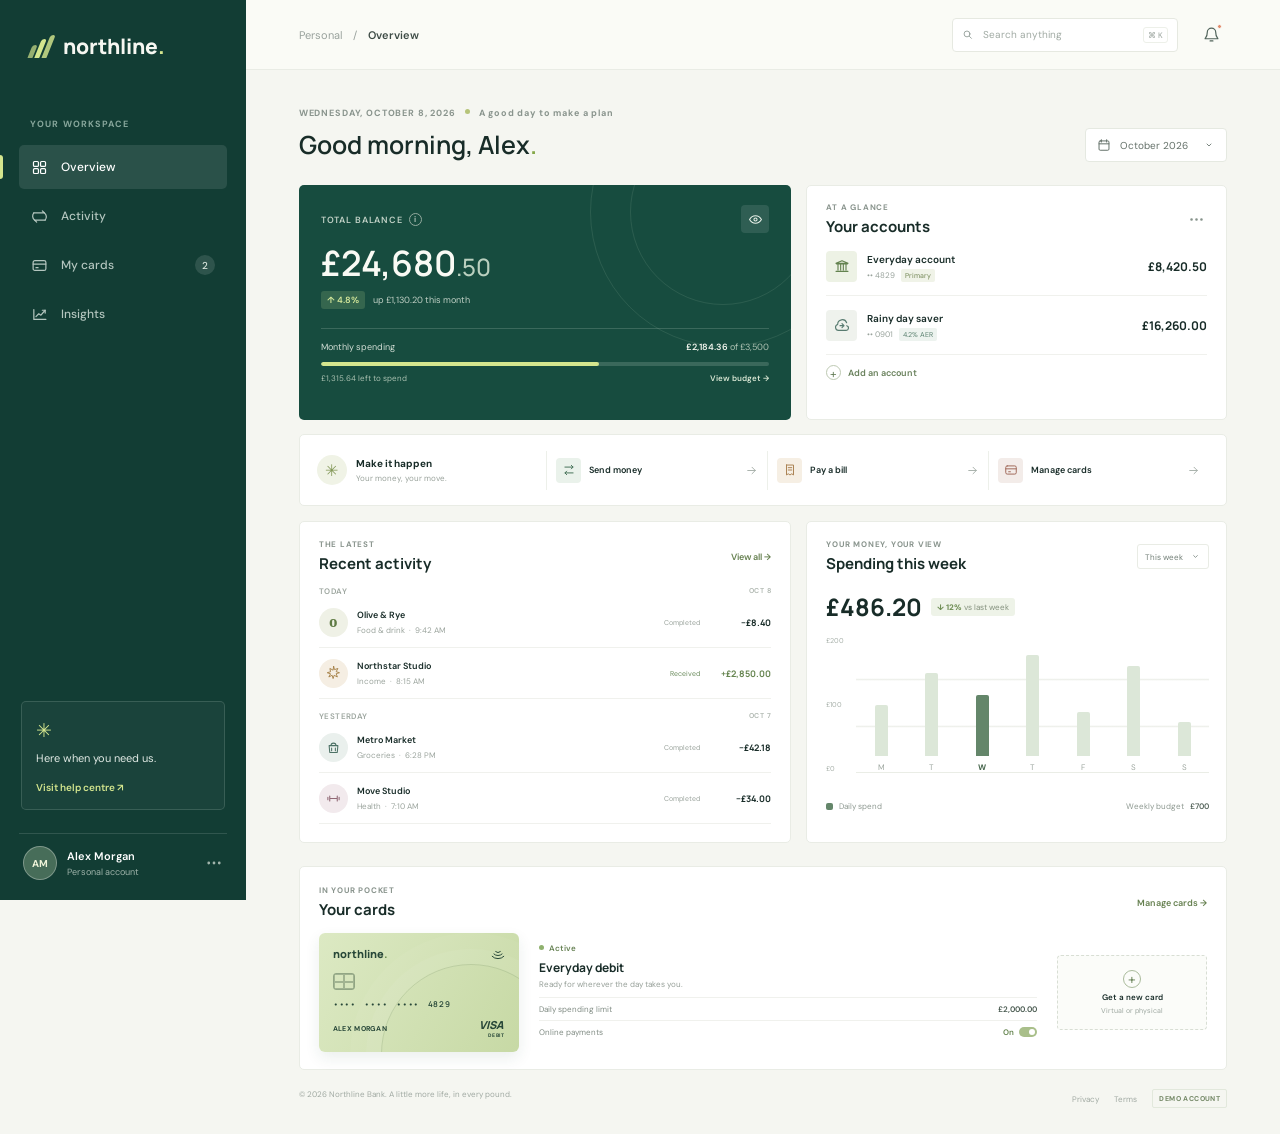
<file: index.html>
<!doctype html>
<html lang="en">
<head>
	<meta charset="utf-8">
	<meta name="viewport" content="width=device-width, initial-scale=1">
	<meta name="theme-color" content="#f5f6f1">
	<title>Northline | Your money, in motion</title>
	<link rel="preconnect" href="https://fonts.googleapis.com">
	<link rel="preconnect" href="https://fonts.gstatic.com" crossorigin>
	<link href="https://fonts.googleapis.com/css2?family=DM+Sans:wght@400;500;600;700&family=Manrope:wght@400;500;600;700;800&display=swap" rel="stylesheet">
	<link rel="stylesheet" href="style.css">
</head>
<body>
	<div class="app-shell">
		<aside class="sidebar" aria-label="Main navigation">
			<a class="brand" href="#overview" aria-label="Northline home">
				<span class="brand-mark" aria-hidden="true"><span></span><span></span><span></span></span>
				<span>northline<span class="brand-period">.</span></span>
			</a>

			<div class="workspace-label">YOUR WORKSPACE</div>
			<nav class="primary-nav">
				<a class="nav-link is-active" href="#overview">
					<svg viewBox="0 0 24 24" aria-hidden="true"><rect x="3.5" y="3.5" width="7" height="7" rx="1.5"/><rect x="13.5" y="3.5" width="7" height="7" rx="1.5"/><rect x="3.5" y="13.5" width="7" height="7" rx="1.5"/><rect x="13.5" y="13.5" width="7" height="7" rx="1.5"/></svg>
					Overview
				</a>
				<a class="nav-link" href="#activity">
					<svg viewBox="0 0 24 24" aria-hidden="true"><path d="M4 7h15l-3-3M20 17H5l3 3"/><path d="M19 7a7 7 0 0 1 1 10M5 17A7 7 0 0 1 4 7"/></svg>
					Activity
				</a>
				<a class="nav-link" href="./otherhtml/he.html">
					<svg viewBox="0 0 24 24" aria-hidden="true"><rect x="3" y="5" width="18" height="14" rx="2.5"/><path d="M3 10h18M7 15h3"/></svg>
					My cards
					<span class="nav-count">2</span>
				</a>
				<a class="nav-link" href="./otherhtml/she.html">
					<svg viewBox="0 0 24 24" aria-hidden="true"><path d="M4 19V5M4 19h17"/><path d="m7 15 4-4 3 2 6-7"/><path d="M16 6h4v4"/></svg>
					Insights
				</a>
			</nav>

			<div class="sidebar-bottom">
				<div class="help-card">
					<span class="help-spark" aria-hidden="true">✳</span>
					<p>Here when you need us.</p>
					<a href="mailto:hello@northline.example">Visit help centre <span aria-hidden="true">↗</span></a>
				</div>
				<button class="profile-button" type="button" aria-label="Account settings for Alex Morgan">
					<span class="avatar">AM</span>
					<span class="profile-copy"><strong>Alex Morgan</strong><small>Personal account</small></span>
					<svg class="profile-more" viewBox="0 0 24 24" aria-hidden="true"><circle cx="5" cy="12" r="1"/><circle cx="12" cy="12" r="1"/><circle cx="19" cy="12" r="1"/></svg>
				</button>
			</div>
		</aside>

		<main class="main-content" id="overview">
			<header class="topbar">
				<div class="breadcrumb"><span>Personal</span><span aria-hidden="true">/</span><strong>Overview</strong></div>
				<div class="topbar-actions">
					<label class="search-box">
						<svg viewBox="0 0 24 24" aria-hidden="true"><circle cx="10.8" cy="10.8" r="6.3"/><path d="m16 16 4.3 4.3"/></svg>
						<input id="transaction-search" type="search" placeholder="Search anything" aria-label="Search transactions">
						<kbd>⌘ K</kbd>
					</label>
					<button class="icon-button notification-button" type="button" aria-label="Notifications">
						<svg viewBox="0 0 24 24" aria-hidden="true"><path d="M18 9a6 6 0 0 0-12 0c0 7-3 7-3 9h18c0-2-3-2-3-9"/><path d="M10 21h4"/></svg>
						<span class="notification-dot"></span>
					</button>
					<button class="mobile-menu icon-button" type="button" aria-label="Open navigation">
						<svg viewBox="0 0 24 24" aria-hidden="true"><path d="M4 7h16M4 12h16M4 17h16"/></svg>
					</button>
				</div>
			</header>

			<div class="page-content">
				<section class="welcome-row" aria-labelledby="welcome-title">
					<div>
						<p class="eyebrow">WEDNESDAY, OCTOBER 8, 2026 <span class="weather-dot"></span> A good day to make a plan</p>
						<h1 id="welcome-title">Good morning, Alex<span class="title-period">.</span></h1>
					</div>
					<button class="date-button" type="button">
						<svg viewBox="0 0 24 24" aria-hidden="true"><rect x="3.5" y="5" width="17" height="16" rx="2"/><path d="M7.5 3v4M16.5 3v4M3.5 10h17"/></svg>
						<span>October 2026</span>
						<svg class="chevron" viewBox="0 0 24 24" aria-hidden="true"><path d="m8 10 4 4 4-4"/></svg>
					</button>
				</section>

				<section class="overview-grid" aria-label="Financial overview">
					<article class="balance-panel">
						<div class="balance-topline">
							<span class="balance-label">TOTAL BALANCE <span class="balance-info" title="Across your Northline accounts">i</span></span>
							<button class="visibility-button" type="button" aria-label="Hide balance" aria-pressed="false">
								<svg viewBox="0 0 24 24" aria-hidden="true"><path d="M2.5 12s3.4-6 9.5-6 9.5 6 9.5 6-3.4 6-9.5 6-9.5-6-9.5-6Z"/><circle cx="12" cy="12" r="2.5"/></svg>
							</button>
						</div>
						<div class="balance-amount" data-balance>£<span>24,</span>680<span class="balance-decimal">.50</span></div>
						<div class="balance-change"><span class="change-pill">↑ 4.8%</span><span>up £1,130.20 this month</span></div>
						<div class="balance-rule"></div>
						<div class="balance-footer"><span>Monthly spending</span><strong>£2,184.36 <span>of £3,500</span></strong></div>
						<div class="spending-track" role="img" aria-label="62 percent of monthly spending budget used"><span></span></div>
						<div class="budget-foot"><span>£1,315.64 left to spend</span><a href="#insights">View budget <span aria-hidden="true">→</span></a></div>
						<span class="panel-orbit orbit-one" aria-hidden="true"></span>
						<span class="panel-orbit orbit-two" aria-hidden="true"></span>
					</article>

					<article class="accounts-panel">
						<div class="section-heading"><div><p class="section-kicker">AT A GLANCE</p><h2>Your accounts</h2></div><button class="text-icon-button" type="button" aria-label="More account options"><svg viewBox="0 0 24 24" aria-hidden="true"><circle cx="5" cy="12" r="1"/><circle cx="12" cy="12" r="1"/><circle cx="19" cy="12" r="1"/></svg></button></div>
						<a class="account-row" href="#activity">
							<span class="account-icon current-icon"><svg viewBox="0 0 24 24" aria-hidden="true"><path d="M4 9h16M6 9v9m4-9v9m4-9v9m4-9v9M3 20h18M12 4l9 4H3l9-4Z"/></svg></span>
							<span class="account-details"><strong>Everyday account</strong><small>•• 4829 <span class="account-status">Primary</span></small></span>
							<strong class="account-balance" data-balance>£8,420.50</strong>
						</a>
						<a class="account-row" href="#activity">
							<span class="account-icon savings-icon"><svg viewBox="0 0 24 24" aria-hidden="true"><path d="M19 8.5a7 7 0 0 0-13.5 2.7A4.5 4.5 0 0 0 7 20h11a3.5 3.5 0 0 0 1-6.9"/><path d="m12 16 3-3-3-3m3 3H9"/></svg></span>
							<span class="account-details"><strong>Rainy day saver</strong><small>•• 0901 <span class="interest-tag">4.2% AER</span></small></span>
							<strong class="account-balance" data-balance>£16,260.00</strong>
						</a>
						<button class="add-account" type="button"><span>+</span> Add an account</button>
					</article>
				</section>

				<section class="action-strip" aria-label="Quick actions">
					<div class="action-intro"><span class="action-spark" aria-hidden="true">✳</span><span><strong>Make it happen</strong><small>Your money, your move.</small></span></div>
					<button class="quick-action transfer-action" type="button" data-open-transfer><span class="quick-icon"><svg viewBox="0 0 24 24" aria-hidden="true"><path d="M5 7h14l-3-3m3 3-3 3M19 17H5l3 3m-3-3 3-3"/></svg></span><span>Send money</span><svg class="action-arrow" viewBox="0 0 24 24" aria-hidden="true"><path d="M5 12h14m-6-6 6 6-6 6"/></svg></button>
					<button class="quick-action" type="button" data-toast="Your bills are all up to date."><span class="quick-icon bills-icon"><svg viewBox="0 0 24 24" aria-hidden="true"><path d="M6 3.5h12v17l-3-2-3 2-3-2-3 2v-17Z"/><path d="M9 8h6m-6 4h6"/></svg></span><span>Pay a bill</span><svg class="action-arrow" viewBox="0 0 24 24" aria-hidden="true"><path d="M5 12h14m-6-6 6 6-6 6"/></svg></button>
					<button class="quick-action" type="button" data-toast="Your card controls are ready to review."><span class="quick-icon cards-icon"><svg viewBox="0 0 24 24" aria-hidden="true"><rect x="3" y="5" width="18" height="14" rx="2.5"/><path d="M3 10h18m-13 5h3"/></svg></span><span>Manage cards</span><svg class="action-arrow" viewBox="0 0 24 24" aria-hidden="true"><path d="M5 12h14m-6-6 6 6-6 6"/></svg></button>
				</section>

				<section class="lower-grid">
					<article class="activity-panel" id="activity">
						<div class="section-heading activity-heading"><div><p class="section-kicker">THE LATEST</p><h2>Recent activity</h2></div><a class="view-all" href="#activity">View all <span aria-hidden="true">→</span></a></div>
						<div class="activity-list" id="activity-list">
							<div class="activity-date">TODAY <span>OCT 8</span></div>
							<div class="transaction-row" data-searchable="olive bakery coffee breakfast food">
								<span class="merchant-icon olive-icon" aria-hidden="true">o</span><span class="merchant-details"><strong>Olive & Rye</strong><small>Food & drink <span>·</span> 9:42 AM</small></span><span class="transaction-status">Completed</span><strong class="transaction-amount">−£8.40</strong>
							</div>
							<div class="transaction-row" data-searchable="northstar salary income work">
								<span class="merchant-icon northstar-icon" aria-hidden="true"><svg viewBox="0 0 24 24"><path d="m12 3 1.7 6.2L20 7l-3.2 6 6.2 2-6.2 1.8L19 23l-6-3.2-2 6.2-1.8-6.2L3 23l3.2-6-6.2-2 6.2-1.8L5 7l6 3.2L12 3Z" transform="translate(2 -2) scale(.85)"/></svg></span><span class="merchant-details"><strong>Northstar Studio</strong><small>Income <span>·</span> 8:15 AM</small></span><span class="transaction-status status-received">Received</span><strong class="transaction-amount amount-positive">+£2,850.00</strong>
							</div>
							<div class="activity-date">YESTERDAY <span>OCT 7</span></div>
							<div class="transaction-row" data-searchable="metro market groceries shopping">
								<span class="merchant-icon metro-icon" aria-hidden="true"><svg viewBox="0 0 24 24"><path d="M5 9h14l-1 11H6L5 9Zm3 0a4 4 0 0 1 8 0M9 13v4m6-4v4"/></svg></span><span class="merchant-details"><strong>Metro Market</strong><small>Groceries <span>·</span> 6:28 PM</small></span><span class="transaction-status">Completed</span><strong class="transaction-amount">−£42.18</strong>
							</div>
							<div class="transaction-row" data-searchable="move gym fitness health">
								<span class="merchant-icon move-icon" aria-hidden="true"><svg viewBox="0 0 24 24"><path d="M6 8v8m12-8v8M3 10v4m18-4v4M6 12h12"/></svg></span><span class="merchant-details"><strong>Move Studio</strong><small>Health <span>·</span> 7:10 AM</small></span><span class="transaction-status">Completed</span><strong class="transaction-amount">−£34.00</strong>
							</div>
						</div>
						<div class="empty-search" hidden>No matching transactions. Try another search.</div>
					</article>

					<article class="spending-panel" id="insights">
						<div class="section-heading"><div><p class="section-kicker">YOUR MONEY, YOUR VIEW</p><h2>Spending this week</h2></div><button class="period-select" type="button" aria-label="Spending period: This week">This week <svg viewBox="0 0 24 24" aria-hidden="true"><path d="m8 10 4 4 4-4"/></svg></button></div>
						<div class="spending-total"><strong>£486.20</strong><span class="spending-change">↓ 12% <span>vs last week</span></span></div>
						<div class="chart" role="img" aria-label="Bar chart of spending from Monday to Sunday">
							<div class="chart-guides"><span>£200</span><span>£100</span><span>£0</span></div>
							<div class="chart-bars">
								<div class="chart-day"><span class="bar-wrap"><i style="--height: 42%"></i></span><span>M</span></div>
								<div class="chart-day"><span class="bar-wrap"><i style="--height: 68%"></i></span><span>T</span></div>
								<div class="chart-day is-today"><span class="bar-wrap"><i style="--height: 50%"></i></span><span>W</span></div>
								<div class="chart-day"><span class="bar-wrap"><i style="--height: 83%"></i></span><span>T</span></div>
								<div class="chart-day"><span class="bar-wrap"><i style="--height: 36%"></i></span><span>F</span></div>
								<div class="chart-day"><span class="bar-wrap"><i style="--height: 74%"></i></span><span>S</span></div>
								<div class="chart-day"><span class="bar-wrap"><i style="--height: 28%"></i></span><span>S</span></div>
							</div>
						</div>
						<div class="chart-legend"><span><i></i> Daily spend</span><span>Weekly budget <strong>£700</strong></span></div>
					</article>
				</section>

				<section class="cards-section" id="cards">
					<div class="section-heading"><div><p class="section-kicker">IN YOUR POCKET</p><h2>Your cards</h2></div><a class="view-all" href="#cards">Manage cards <span aria-hidden="true">→</span></a></div>
					<div class="card-preview-row">
						<article class="bank-card bank-card-primary"><div class="bank-card-top"><span class="card-brand">northline<span>.</span></span><span class="contactless" aria-label="Contactless"><svg viewBox="0 0 24 24" aria-hidden="true"><path d="M8 8a6 6 0 0 1 0 8m4-11a10 10 0 0 1 0 14m4-17a14 14 0 0 1 0 20"/></svg></span></div><div class="chip" aria-hidden="true"><span></span><span></span><span></span><span></span></div><div class="card-number">•••• &nbsp; •••• &nbsp; •••• &nbsp; 4829</div><div class="bank-card-bottom"><span>ALEX MORGAN</span><span>VISA <small>DEBIT</small></span></div><span class="card-decoration" aria-hidden="true"></span></article>
						<div class="card-info"><span class="card-active-indicator"><i></i> Active</span><h3>Everyday debit</h3><p>Ready for wherever the day takes you.</p><div class="card-info-row"><span>Daily spending limit</span><strong>£2,000.00</strong></div><div class="card-info-row"><span>Online payments</span><strong class="toggle-on">On <i></i></strong></div></div>
						<button class="add-card-button" type="button" data-toast="Your new card setup is ready to begin."><span>+</span><strong>Get a new card</strong><small>Virtual or physical</small></button>
					</div>
				</section>

				<footer class="page-footer"><span>© 2026 Northline Bank. A little more life, in every pound.</span><span><a href="#overview">Privacy</a><a href="#overview">Terms</a><span class="demo-label">DEMO ACCOUNT</span></span></footer>
			</div>
		</main>
	</div>

	<dialog class="transfer-dialog" aria-labelledby="transfer-title">
		<form method="dialog" class="dialog-close-form"><button class="dialog-close" aria-label="Close transfer form">×</button></form>
		<span class="dialog-kicker">A LITTLE MOVEMENT</span>
		<h2 id="transfer-title">Send money</h2>
		<p class="dialog-copy">Move money from your Everyday account.</p>
		<form id="transfer-form">
			<label for="recipient">Recipient</label>
			<input id="recipient" name="recipient" autocomplete="name" placeholder="Name or account details" required>
			<label for="transfer-amount">Amount</label>
			<div class="amount-input"><span>£</span><input id="transfer-amount" name="amount" type="number" min="0.01" max="8420.5" step="0.01" placeholder="0.00" required></div>
			<button class="submit-transfer" type="submit">Review transfer <span aria-hidden="true">→</span></button>
			<small class="demo-note">Demo only. No real money will be moved.</small>
		</form>
	</dialog>
	<div class="toast" role="status" aria-live="polite"></div>

	<script>
		const toast = document.querySelector('.toast');
		let toastTimer;

		function showToast(message) {
			toast.textContent = message;
			toast.classList.add('is-visible');
			clearTimeout(toastTimer);
			toastTimer = setTimeout(() => toast.classList.remove('is-visible'), 3000);
		}

		document.querySelector('.visibility-button').addEventListener('click', (event) => {
			const button = event.currentTarget;
			const hidden = button.getAttribute('aria-pressed') !== 'true';
			button.setAttribute('aria-pressed', String(hidden));
			button.setAttribute('aria-label', hidden ? 'Show balance' : 'Hide balance');
			document.querySelectorAll('[data-balance]').forEach((balance) => balance.classList.toggle('is-hidden', hidden));
		});

		document.querySelectorAll('[data-toast]').forEach((button) => {
			button.addEventListener('click', () => showToast(button.dataset.toast));
		});

		const transferDialog = document.querySelector('.transfer-dialog');
		document.querySelector('[data-open-transfer]').addEventListener('click', () => transferDialog.showModal());
		document.querySelector('#transfer-form').addEventListener('submit', (event) => {
			event.preventDefault();
			const formData = new FormData(event.currentTarget);
			const amount = Number(formData.get('amount')).toLocaleString('en-GB', { style: 'currency', currency: 'GBP' });
			transferDialog.close();
			event.currentTarget.reset();
			showToast(`Transfer of ${amount} to ${formData.get('recipient')} is ready for review.`);
		});

		document.querySelector('#transaction-search').addEventListener('input', (event) => {
			const query = event.currentTarget.value.trim().toLowerCase();
			const rows = [...document.querySelectorAll('.transaction-row')];
			rows.forEach((row) => {
				row.hidden = query.length > 0 && !row.dataset.searchable.includes(query);
			});
			document.querySelector('.empty-search').hidden = rows.some((row) => !row.hidden);
		});

		document.querySelectorAll('.nav-link').forEach((link) => {
			link.addEventListener('click', () => {
				document.querySelector('.nav-link.is-active')?.classList.remove('is-active');
				link.classList.add('is-active');
				document.querySelector('.sidebar').classList.remove('is-open');
			});
		});

		document.querySelector('.mobile-menu').addEventListener('click', () => {
			document.querySelector('.sidebar').classList.toggle('is-open');
		});

		document.querySelector('.notification-button').addEventListener('click', () => showToast('You’re all caught up.'));
		document.querySelector('.period-select').addEventListener('click', () => showToast('Showing spending from October 5 to October 11.'));
		document.querySelector('.add-account').addEventListener('click', () => showToast('Your new account options are ready to explore.'));
		document.querySelector('.date-button').addEventListener('click', () => showToast('You’re viewing October 2026.'));
	</script>
</body>
</html>
</file>
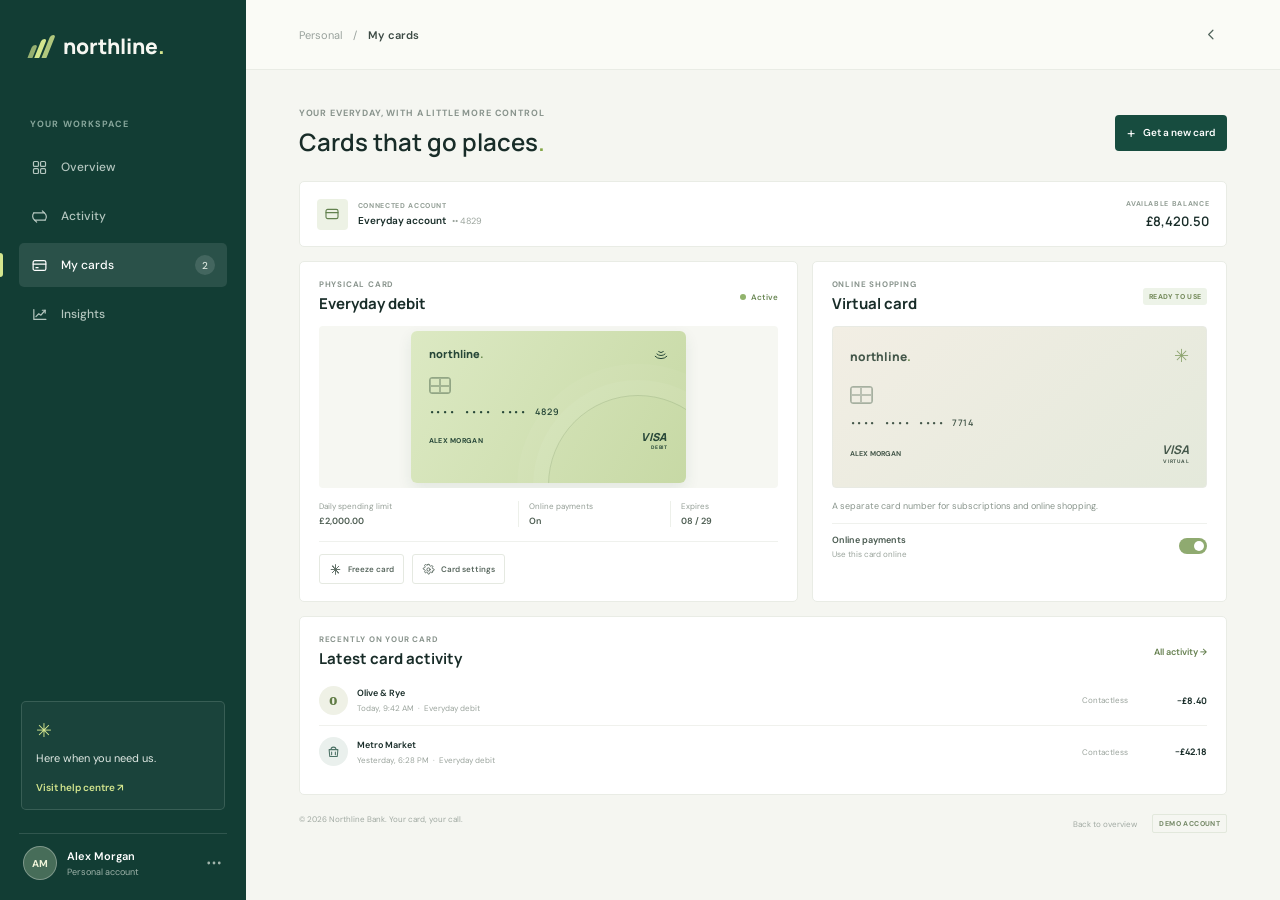
<file: otherhtml/he.html>
<!doctype html>
<html lang="en">
<head>
	<meta charset="utf-8">
	<meta name="viewport" content="width=device-width, initial-scale=1">
	<meta name="theme-color" content="#f5f6f1">
	<title>My cards | Northline</title>
	<link rel="preconnect" href="https://fonts.googleapis.com">
	<link rel="preconnect" href="https://fonts.gstatic.com" crossorigin>
	<link href="https://fonts.googleapis.com/css2?family=DM+Sans:wght@400;500;600;700&family=Manrope:wght@400;500;600;700;800&display=swap" rel="stylesheet">
	<link rel="stylesheet" href="../style.css">
	<link rel="stylesheet" href="../othercss/he.css">
</head>
<body>
	<div class="app-shell">
		<aside class="sidebar" aria-label="Main navigation">
			<a class="brand" href="../index.html#overview" aria-label="Northline home"><span class="brand-mark" aria-hidden="true"><span></span><span></span><span></span></span><span>northline<span class="brand-period">.</span></span></a>
			<div class="workspace-label">YOUR WORKSPACE</div>
			<nav class="primary-nav">
				<a class="nav-link" href="../index.html#overview"><svg viewBox="0 0 24 24" aria-hidden="true"><rect x="3.5" y="3.5" width="7" height="7" rx="1.5"/><rect x="13.5" y="3.5" width="7" height="7" rx="1.5"/><rect x="3.5" y="13.5" width="7" height="7" rx="1.5"/><rect x="13.5" y="13.5" width="7" height="7" rx="1.5"/></svg>Overview</a>
				<a class="nav-link" href="../index.html#activity"><svg viewBox="0 0 24 24" aria-hidden="true"><path d="M4 7h15l-3-3M20 17H5l3 3"/><path d="M19 7a7 7 0 0 1 1 10M5 17A7 7 0 0 1 4 7"/></svg>Activity</a>
				<a class="nav-link is-active" href="he.html" aria-current="page"><svg viewBox="0 0 24 24" aria-hidden="true"><rect x="3" y="5" width="18" height="14" rx="2.5"/><path d="M3 10h18M7 15h3"/></svg>My cards<span class="nav-count">2</span></a>
				<a class="nav-link" href="she.html"><svg viewBox="0 0 24 24" aria-hidden="true"><path d="M4 19V5M4 19h17"/><path d="m7 15 4-4 3 2 6-7"/><path d="M16 6h4v4"/></svg>Insights</a>
			</nav>
			<div class="sidebar-bottom">
				<div class="help-card"><span class="help-spark" aria-hidden="true">✳</span><p>Here when you need us.</p><a href="mailto:hello@northline.example">Visit help centre <span aria-hidden="true">↗</span></a></div>
				<button class="profile-button" type="button" aria-label="Account settings for Alex Morgan"><span class="avatar">AM</span><span class="profile-copy"><strong>Alex Morgan</strong><small>Personal account</small></span><svg class="profile-more" viewBox="0 0 24 24" aria-hidden="true"><circle cx="5" cy="12" r="1"/><circle cx="12" cy="12" r="1"/><circle cx="19" cy="12" r="1"/></svg></button>
			</div>
		</aside>

		<main class="main-content">
			<header class="topbar">
				<div class="breadcrumb"><a href="../index.html#overview">Personal</a><span aria-hidden="true">/</span><strong>My cards</strong></div>
				<div class="topbar-actions"><a class="icon-button cards-home-button" href="../index.html#overview" aria-label="Back to overview"><svg viewBox="0 0 24 24" aria-hidden="true"><path d="m14 18-6-6 6-6"/></svg></a><button class="mobile-menu icon-button" type="button" aria-label="Open navigation"><svg viewBox="0 0 24 24" aria-hidden="true"><path d="M4 7h16M4 12h16M4 17h16"/></svg></button></div>
			</header>

			<div class="page-content">
				<section class="welcome-row cards-welcome">
					<div><p class="eyebrow">YOUR EVERYDAY, WITH A LITTLE MORE CONTROL</p><h1>Cards that go places<span class="title-period">.</span></h1></div>
					<button class="new-card-button" type="button" data-card-toast="Your new card setup is ready to begin."><span>+</span> Get a new card</button>
				</section>

				<section class="card-account-strip" aria-label="Card account summary">
					<div><span class="card-strip-icon"><svg viewBox="0 0 24 24" aria-hidden="true"><rect x="3" y="5" width="18" height="14" rx="2.5"/><path d="M3 10h18"/></svg></span><span><small>CONNECTED ACCOUNT</small><strong>Everyday account <span>•• 4829</span></strong></span></div>
					<div class="strip-balance"><small>AVAILABLE BALANCE</small><strong>£8,420.50</strong></div>
				</section>

				<section class="managed-cards-grid" aria-label="Your cards">
					<article class="managed-card-panel">
						<div class="section-heading"><div><p class="section-kicker">PHYSICAL CARD</p><h2>Everyday debit</h2></div><span class="card-state"><i></i><span data-card-state>Active</span></span></div>
						<div class="managed-card-art">
							<div class="bank-card bank-card-primary"><div class="bank-card-top"><span class="card-brand">northline<span>.</span></span><span class="contactless" aria-label="Contactless"><svg viewBox="0 0 24 24" aria-hidden="true"><path d="M8 8a6 6 0 0 1 0 8m4-11a10 10 0 0 1 0 14m4-17a14 14 0 0 1 0 20"/></svg></span></div><div class="chip" aria-hidden="true"><span></span><span></span><span></span><span></span></div><div class="card-number">•••• &nbsp; •••• &nbsp; •••• &nbsp; 4829</div><div class="bank-card-bottom"><span>ALEX MORGAN</span><span>VISA <small>DEBIT</small></span></div><span class="card-decoration" aria-hidden="true"></span></div>
						</div>
						<div class="managed-card-details"><div><span>Daily spending limit</span><strong>£2,000.00</strong></div><div><span>Online payments</span><strong>On</strong></div><div><span>Expires</span><strong>08 / 29</strong></div></div>
						<div class="card-controls"><button class="freeze-button" type="button" aria-pressed="false"><svg viewBox="0 0 24 24" aria-hidden="true"><path d="M12 3v18m-6-15 12 12M18 6 6 18M4 12h16M7 5l10 14"/></svg><span>Freeze card</span></button><button class="card-control-button" type="button" data-card-toast="Your card details are up to date."><svg viewBox="0 0 24 24" aria-hidden="true"><circle cx="12" cy="12" r="3"/><path d="m19.4 15 .1.1a1.7 1.7 0 0 1-2.4 2.4l-.1-.1a1.7 1.7 0 0 0-2.9 1.2v.2a1.7 1.7 0 0 1-3.4 0v-.2a1.7 1.7 0 0 0-2.9-1.2l-.1.1a1.7 1.7 0 0 1-2.4-2.4l.1-.1a1.7 1.7 0 0 0-1.2-2.9H4a1.7 1.7 0 0 1 0-3.4h.2a1.7 1.7 0 0 0 1.2-2.9l-.1-.1a1.7 1.7 0 0 1 2.4-2.4l.1.1a1.7 1.7 0 0 0 2.9-1.2V4a1.7 1.7 0 0 1 3.4 0v.2a1.7 1.7 0 0 0 2.9 1.2l.1-.1a1.7 1.7 0 0 1 2.4 2.4l-.1.1a1.7 1.7 0 0 0 1.2 2.9h.2a1.7 1.7 0 0 1 0 3.4h-.2a1.7 1.7 0 0 0-1.2.9Z"/></svg>Card settings</button></div>
					</article>

					<article class="virtual-card-panel">
						<div class="section-heading"><div><p class="section-kicker">ONLINE SHOPPING</p><h2>Virtual card</h2></div><span class="virtual-badge">READY TO USE</span></div>
						<div class="virtual-card-art"><div class="virtual-card-top"><span class="card-brand">northline<span>.</span></span><span class="virtual-symbol" aria-hidden="true">✳</span></div><div class="virtual-card-chip" aria-hidden="true"><span></span><span></span><span></span><span></span></div><div class="virtual-card-number">•••• &nbsp; •••• &nbsp; •••• &nbsp; 7714</div><div class="virtual-card-bottom"><span>ALEX MORGAN</span><span>VISA <small>VIRTUAL</small></span></div></div>
						<p class="virtual-description">A separate card number for subscriptions and online shopping.</p>
						<button class="virtual-toggle" type="button" aria-pressed="true"><span><strong>Online payments</strong><small>Use this card online</small></span><i aria-hidden="true"></i></button>
					</article>
				</section>

				<section class="card-activity-panel">
					<div class="section-heading"><div><p class="section-kicker">RECENTLY ON YOUR CARD</p><h2>Latest card activity</h2></div><a class="view-all" href="../index.html#activity">All activity <span aria-hidden="true">→</span></a></div>
					<div class="card-activity-row"><span class="merchant-icon olive-icon" aria-hidden="true">o</span><span class="merchant-details"><strong>Olive & Rye</strong><small>Today, 9:42 AM <span>·</span> Everyday debit</small></span><span class="card-activity-type">Contactless</span><strong class="transaction-amount">−£8.40</strong></div>
					<div class="card-activity-row"><span class="merchant-icon metro-icon" aria-hidden="true"><svg viewBox="0 0 24 24"><path d="M5 9h14l-1 11H6L5 9Zm3 0a4 4 0 0 1 8 0M9 13v4m6-4v4"/></svg></span><span class="merchant-details"><strong>Metro Market</strong><small>Yesterday, 6:28 PM <span>·</span> Everyday debit</small></span><span class="card-activity-type">Contactless</span><strong class="transaction-amount">−£42.18</strong></div>
				</section>
				<footer class="page-footer"><span>© 2026 Northline Bank. Your card, your call.</span><span><a href="../index.html#overview">Back to overview</a><span class="demo-label">DEMO ACCOUNT</span></span></footer>
			</div>
		</main>
	</div>
	<div class="toast" role="status" aria-live="polite"></div>
	<script>
		const toast = document.querySelector('.toast');
		let toastTimer;
		function showToast(message) {
			toast.textContent = message;
			toast.classList.add('is-visible');
			clearTimeout(toastTimer);
			toastTimer = setTimeout(() => toast.classList.remove('is-visible'), 3000);
		}
		document.querySelectorAll('[data-card-toast]').forEach((button) => button.addEventListener('click', () => showToast(button.dataset.cardToast)));
		document.querySelector('.freeze-button').addEventListener('click', (event) => {
			const button = event.currentTarget;
			const frozen = button.getAttribute('aria-pressed') !== 'true';
			button.setAttribute('aria-pressed', String(frozen));
			button.querySelector('span').textContent = frozen ? 'Unfreeze card' : 'Freeze card';
			document.querySelector('[data-card-state]').textContent = frozen ? 'Frozen' : 'Active';
			document.querySelector('.card-state').classList.toggle('is-frozen', frozen);
			document.querySelector('.bank-card-primary').classList.toggle('is-frozen', frozen);
			showToast(frozen ? 'Your card is frozen. You can unfreeze it any time.' : 'Your card is active again.');
		});
		document.querySelector('.virtual-toggle').addEventListener('click', (event) => {
			const button = event.currentTarget;
			const enabled = button.getAttribute('aria-pressed') !== 'true';
			button.setAttribute('aria-pressed', String(enabled));
			showToast(enabled ? 'Online payments are on.' : 'Online payments are off.');
		});
		document.querySelector('.mobile-menu').addEventListener('click', () => document.querySelector('.sidebar').classList.toggle('is-open'));
	</script>
</body>
</html>
</file>
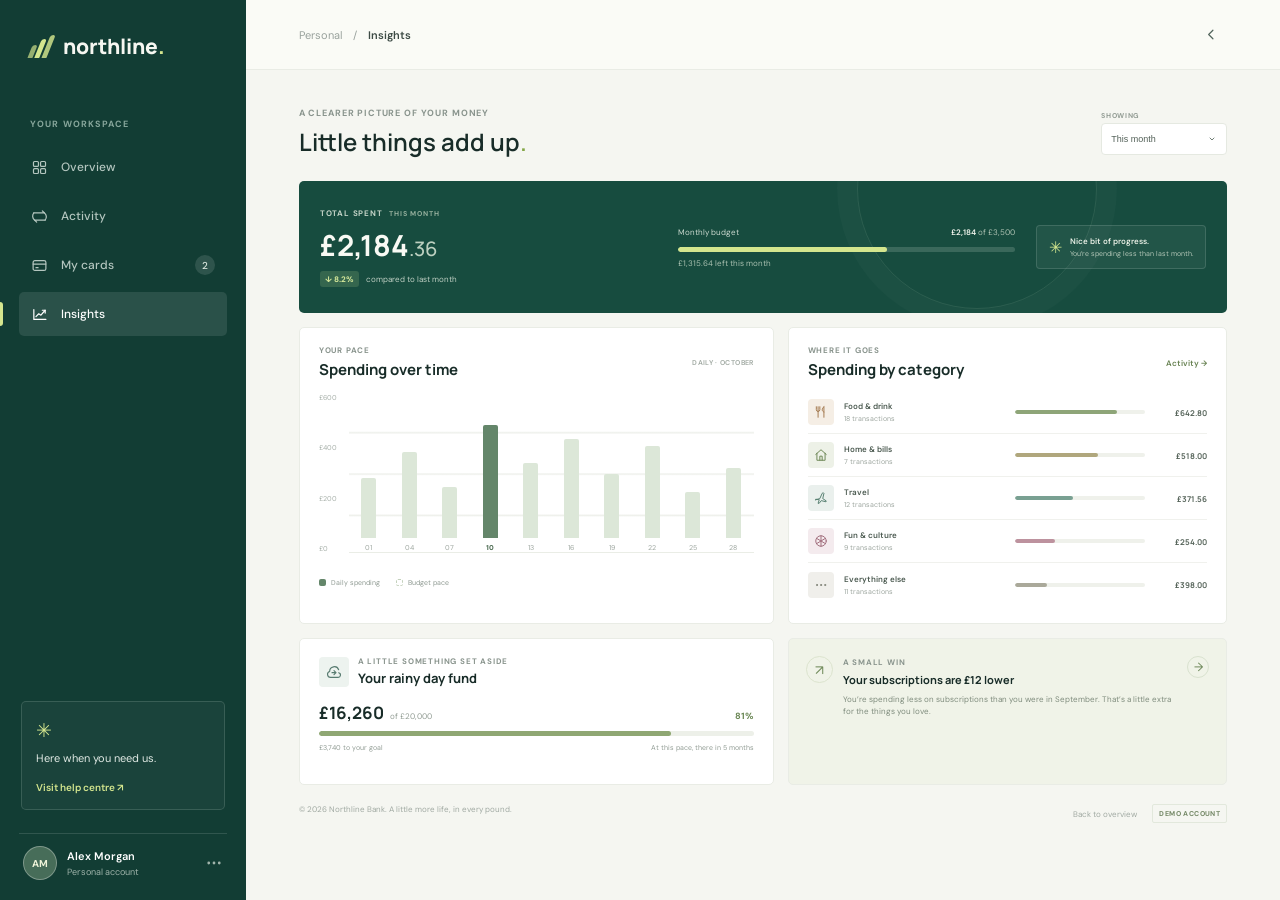
<file: otherhtml/she.html>
<!doctype html>
<html lang="en">
<head>
	<meta charset="utf-8">
	<meta name="viewport" content="width=device-width, initial-scale=1">
	<meta name="theme-color" content="#f5f6f1">
	<title>Insights | Northline</title>
	<link rel="preconnect" href="https://fonts.googleapis.com">
	<link rel="preconnect" href="https://fonts.gstatic.com" crossorigin>
	<link href="https://fonts.googleapis.com/css2?family=DM+Sans:wght@400;500;600;700&family=Manrope:wght@400;500;600;700;800&display=swap" rel="stylesheet">
	<link rel="stylesheet" href="../style.css">
	<link rel="stylesheet" href="../othercss/she.css">
</head>
<body>
	<div class="app-shell">
		<aside class="sidebar" aria-label="Main navigation">
			<a class="brand" href="../index.html#overview" aria-label="Northline home"><span class="brand-mark" aria-hidden="true"><span></span><span></span><span></span></span><span>northline<span class="brand-period">.</span></span></a>
			<div class="workspace-label">YOUR WORKSPACE</div>
			<nav class="primary-nav">
				<a class="nav-link" href="../index.html#overview"><svg viewBox="0 0 24 24" aria-hidden="true"><rect x="3.5" y="3.5" width="7" height="7" rx="1.5"/><rect x="13.5" y="3.5" width="7" height="7" rx="1.5"/><rect x="3.5" y="13.5" width="7" height="7" rx="1.5"/><rect x="13.5" y="13.5" width="7" height="7" rx="1.5"/></svg>Overview</a>
				<a class="nav-link" href="../index.html#activity"><svg viewBox="0 0 24 24" aria-hidden="true"><path d="M4 7h15l-3-3M20 17H5l3 3"/><path d="M19 7a7 7 0 0 1 1 10M5 17A7 7 0 0 1 4 7"/></svg>Activity</a>
				<a class="nav-link" href="he.html"><svg viewBox="0 0 24 24" aria-hidden="true"><rect x="3" y="5" width="18" height="14" rx="2.5"/><path d="M3 10h18M7 15h3"/></svg>My cards<span class="nav-count">2</span></a>
				<a class="nav-link is-active" href="she.html" aria-current="page"><svg viewBox="0 0 24 24" aria-hidden="true"><path d="M4 19V5M4 19h17"/><path d="m7 15 4-4 3 2 6-7"/><path d="M16 6h4v4"/></svg>Insights</a>
			</nav>
			<div class="sidebar-bottom">
				<div class="help-card"><span class="help-spark" aria-hidden="true">✳</span><p>Here when you need us.</p><a href="mailto:hello@northline.example">Visit help centre <span aria-hidden="true">↗</span></a></div>
				<button class="profile-button" type="button" aria-label="Account settings for Alex Morgan"><span class="avatar">AM</span><span class="profile-copy"><strong>Alex Morgan</strong><small>Personal account</small></span><svg class="profile-more" viewBox="0 0 24 24" aria-hidden="true"><circle cx="5" cy="12" r="1"/><circle cx="12" cy="12" r="1"/><circle cx="19" cy="12" r="1"/></svg></button>
			</div>
		</aside>

		<main class="main-content">
			<header class="topbar">
				<div class="breadcrumb"><a href="../index.html#overview">Personal</a><span aria-hidden="true">/</span><strong>Insights</strong></div>
				<div class="topbar-actions"><a class="icon-button insights-home-button" href="../index.html#overview" aria-label="Back to overview"><svg viewBox="0 0 24 24" aria-hidden="true"><path d="m14 18-6-6 6-6"/></svg></a><button class="mobile-menu icon-button" type="button" aria-label="Open navigation"><svg viewBox="0 0 24 24" aria-hidden="true"><path d="M4 7h16M4 12h16M4 17h16"/></svg></button></div>
			</header>

			<div class="page-content">
				<section class="welcome-row insights-welcome">
					<div><p class="eyebrow">A CLEARER PICTURE OF YOUR MONEY</p><h1>Little things add up<span class="title-period">.</span></h1></div>
					<label class="range-picker"><span class="range-label">SHOWING</span><select id="insight-range" aria-label="Choose insight date range"><option value="month">This month</option><option value="week">This week</option><option value="quarter">Last 3 months</option></select></label>
				</section>

				<section class="insight-summary" aria-label="Spending summary">
					<div class="summary-copy"><p class="section-kicker">TOTAL SPENT <span class="summary-period">THIS MONTH</span></p><div class="summary-total" id="summary-total">£2,184<span>.36</span></div><div class="summary-comparison"><span class="comparison-pill" id="summary-change">↓ 8.2%</span><span id="summary-caption">compared to last month</span></div></div>
					<div class="summary-budget"><div class="budget-heading"><span>Monthly budget</span><strong id="budget-caption">£2,184 <span>of £3,500</span></strong></div><div class="insight-budget-track"><span id="budget-fill"></span></div><div class="budget-remaining" id="budget-remaining">£1,315.64 left this month</div></div>
					<div class="summary-note"><span class="note-spark" aria-hidden="true">✳</span><span><strong>Nice bit of progress.</strong><small>You’re spending less than last month.</small></span></div>
					<span class="summary-orbit" aria-hidden="true"></span>
				</section>

				<section class="insights-grid">
					<article class="insight-panel trend-panel">
						<div class="section-heading"><div><p class="section-kicker">YOUR PACE</p><h2>Spending over time</h2></div><span class="trend-caption" id="trend-caption">DAILY · OCTOBER</span></div>
						<div class="trend-chart" role="img" aria-label="Spending trend over the selected period">
							<div class="trend-guides"><span>£600</span><span>£400</span><span>£200</span><span>£0</span></div>
							<div class="trend-bars" id="trend-bars">
								<div class="trend-day"><i style="--height: 38%"></i><span>01</span></div><div class="trend-day"><i style="--height: 54%"></i><span>04</span></div><div class="trend-day"><i style="--height: 32%"></i><span>07</span></div><div class="trend-day is-current"><i style="--height: 71%"></i><span>10</span></div><div class="trend-day"><i style="--height: 47%"></i><span>13</span></div><div class="trend-day"><i style="--height: 62%"></i><span>16</span></div><div class="trend-day"><i style="--height: 40%"></i><span>19</span></div><div class="trend-day"><i style="--height: 58%"></i><span>22</span></div><div class="trend-day"><i style="--height: 29%"></i><span>25</span></div><div class="trend-day"><i style="--height: 44%"></i><span>28</span></div>
							</div>
						</div>
						<div class="trend-legend"><span><i></i> Daily spending</span><span><i></i> Budget pace</span></div>
					</article>

					<article class="insight-panel category-panel">
						<div class="section-heading"><div><p class="section-kicker">WHERE IT GOES</p><h2>Spending by category</h2></div><a class="category-link" href="../index.html#activity">Activity <span aria-hidden="true">→</span></a></div>
						<div class="category-list">
							<div class="category-row"><span class="category-icon food-icon"><svg viewBox="0 0 24 24" aria-hidden="true"><path d="M7 3v8m-3-8v5a3 3 0 0 0 6 0V3m-3 8v10m10-18v18m0-18c-4 3-4 8 0 9"/></svg></span><span class="category-name"><strong>Food & drink</strong><small>18 transactions</small></span><span class="category-meter"><i style="--width: 78%"></i></span><strong class="category-total">£642.80</strong></div>
							<div class="category-row"><span class="category-icon home-icon"><svg viewBox="0 0 24 24" aria-hidden="true"><path d="m3 11 9-8 9 8m-16-2v12h14V9m-9 12v-7h4v7"/></svg></span><span class="category-name"><strong>Home & bills</strong><small>7 transactions</small></span><span class="category-meter"><i style="--width: 64%"></i></span><strong class="category-total">£518.00</strong></div>
							<div class="category-row"><span class="category-icon travel-icon"><svg viewBox="0 0 24 24" aria-hidden="true"><path d="m3 15 7-2 4-9 2-1 1 1-2 9 6 4-.5 1.5-8-2-4 5-1.5-.5 2-6-6-1V15Z"/></svg></span><span class="category-name"><strong>Travel</strong><small>12 transactions</small></span><span class="category-meter"><i style="--width: 45%"></i></span><strong class="category-total">£371.56</strong></div>
							<div class="category-row"><span class="category-icon fun-icon"><svg viewBox="0 0 24 24" aria-hidden="true"><path d="M12 3v18M4.5 7.5l15 9m0-9-15 9"/><circle cx="12" cy="12" r="9"/></svg></span><span class="category-name"><strong>Fun & culture</strong><small>9 transactions</small></span><span class="category-meter"><i style="--width: 31%"></i></span><strong class="category-total">£254.00</strong></div>
							<div class="category-row"><span class="category-icon other-icon"><svg viewBox="0 0 24 24" aria-hidden="true"><circle cx="5" cy="12" r="1"/><circle cx="12" cy="12" r="1"/><circle cx="19" cy="12" r="1"/></svg></span><span class="category-name"><strong>Everything else</strong><small>11 transactions</small></span><span class="category-meter"><i style="--width: 25%"></i></span><strong class="category-total">£398.00</strong></div>
						</div>
					</article>
				</section>

				<section class="insights-bottom-grid">
					<article class="insight-panel savings-panel"><div class="savings-heading"><span class="savings-icon"><svg viewBox="0 0 24 24" aria-hidden="true"><path d="M19 8.5a7 7 0 0 0-13.5 2.7A4.5 4.5 0 0 0 7 20h11a3.5 3.5 0 0 0 1-6.9"/><path d="m12 16 3-3-3-3m3 3H9"/></svg></span><span><p class="section-kicker">A LITTLE SOMETHING SET ASIDE</p><h2>Your rainy day fund</h2></span></div><div class="savings-progress"><div><strong>£16,260</strong><span>of £20,000</span></div><strong class="savings-percent">81%</strong></div><div class="insight-budget-track savings-track"><span></span></div><div class="savings-foot"><span>£3,740 to your goal</span><span>At this pace, there in 5 months</span></div></article>
					<article class="tip-panel"><span class="tip-mark" aria-hidden="true">↗</span><div><p class="section-kicker">A SMALL WIN</p><h2>Your subscriptions are £12 lower</h2><p>You’re spending less on subscriptions than you were in September. That’s a little extra for the things you love.</p></div><a href="../index.html#activity" aria-label="Review recent transactions">→</a></article>
				</section>
				<footer class="page-footer"><span>© 2026 Northline Bank. A little more life, in every pound.</span><span><a href="../index.html#overview">Back to overview</a><span class="demo-label">DEMO ACCOUNT</span></span></footer>
			</div>
		</main>
	</div>
	<script>
		const insightRanges = {
			month: { total: '£2,184.36', change: '↓ 8.2%', caption: 'compared to last month', budget: '£2,184', remaining: '£1,315.64 left this month', fill: '62%', period: 'THIS MONTH', trend: 'DAILY · OCTOBER', bars: [38, 54, 32, 71, 47, 62, 40, 58, 29, 44] },
			week: { total: '£486.20', change: '↓ 12%', caption: 'compared to last week', budget: '£486', remaining: '£213.80 left this week', fill: '69%', period: 'THIS WEEK', trend: 'DAILY · THIS WEEK', bars: [42, 68, 50, 83, 36, 74, 28, 46, 55, 39] },
			quarter: { total: '£6,842.90', change: '↓ 4.6%', caption: 'compared to previous 3 months', budget: '£6,842', remaining: '£1,907.10 left this quarter', fill: '78%', period: 'LAST 3 MONTHS', trend: 'WEEKLY · LAST 3 MONTHS', bars: [48, 36, 66, 54, 42, 76, 61, 39, 58, 45] }
		};
		document.querySelector('#insight-range').addEventListener('change', (event) => {
			const data = insightRanges[event.currentTarget.value];
			document.querySelector('#summary-total').innerHTML = `${data.total.slice(0, -3)}<span>${data.total.slice(-3)}</span>`;
			document.querySelector('#summary-change').textContent = data.change;
			document.querySelector('#summary-caption').textContent = data.caption;
			document.querySelector('#budget-caption').innerHTML = `${data.budget} <span>of ${event.currentTarget.value === 'week' ? '£700' : event.currentTarget.value === 'quarter' ? '£8,750' : '£3,500'}</span>`;
			document.querySelector('#budget-remaining').textContent = data.remaining;
			document.querySelector('#budget-fill').style.width = data.fill;
			document.querySelector('.summary-period').textContent = data.period;
			document.querySelector('#trend-caption').textContent = data.trend;
			document.querySelectorAll('.trend-day i').forEach((bar, index) => bar.style.setProperty('--height', `${data.bars[index]}%`));
		});
		document.querySelector('.mobile-menu').addEventListener('click', () => document.querySelector('.sidebar').classList.toggle('is-open'));
	</script>
</body>
</html>
</file>
<file: style.css>
:root {
	color-scheme: light;
	--ink: #182c28;
	--muted: #83908a;
	--green: #174c3f;
	--green-dark: #123d34;
	--lime: #d4e68e;
	--paper: #f5f6f1;
	--white: #fff;
	--line: #eaede6;
	--sans: 'DM Sans', sans-serif;
	--display: 'Manrope', 'DM Sans', sans-serif;
}

* { box-sizing: border-box; }

html { scroll-behavior: smooth; }

body {
	margin: 0;
	background: var(--paper);
	color: var(--ink);
	font-family: var(--sans);
	font-size: 14px;
	-webkit-font-smoothing: antialiased;
}

button, input { font: inherit; }
button, a { -webkit-tap-highlight-color: transparent; }
button { color: inherit; }
a { color: inherit; text-decoration: none; }
svg { display: block; fill: none; stroke: currentColor; stroke-linecap: round; stroke-linejoin: round; stroke-width: 1.7; }

.app-shell { min-height: 100vh; }

.sidebar {
	position: fixed;
	inset: 0 auto 0 0;
	z-index: 5;
	display: flex;
	width: 246px;
	flex-direction: column;
	padding: 32px 19px 18px;
	background: var(--green-dark);
	color: #f6f7f1;
}

.brand { display: inline-flex; width: fit-content; align-items: center; gap: 11px; padding: 0 11px; font-family: var(--display); font-size: 21px; font-weight: 800; letter-spacing: 0; }
.brand-period, .card-brand span { color: var(--lime); }
.brand-mark { display: flex; width: 22px; height: 23px; align-items: end; gap: 3px; }
.brand-mark span { width: 5px; border-radius: 4px 4px 1px 1px; background: var(--lime); transform: skew(-22deg); }
.brand-mark span:nth-child(1) { height: 13px; opacity: .68; }
.brand-mark span:nth-child(2) { height: 19px; }
.brand-mark span:nth-child(3) { height: 23px; opacity: .82; }
.workspace-label { margin: 58px 11px 15px; color: #87a69b; font-size: 9px; font-weight: 700; letter-spacing: 1.1px; }
.primary-nav { display: grid; gap: 5px; }
.nav-link { position: relative; display: flex; min-height: 44px; align-items: center; gap: 13px; padding: 0 12px; border-radius: 5px; color: #b4c6bf; font-size: 12px; font-weight: 500; transition: background .2s, color .2s; }
.nav-link svg { width: 17px; height: 17px; }
.nav-link:hover, .nav-link.is-active { background: rgba(255,255,255,.1); color: #fff; }
.nav-link.is-active::before { position: absolute; top: 10px; bottom: 10px; left: -19px; width: 3px; border-radius: 0 3px 3px 0; background: var(--lime); content: ''; }
.nav-count { display: grid; width: 20px; height: 20px; margin-left: auto; place-items: center; border-radius: 50%; background: rgba(255,255,255,.12); color: #dce8df; font-size: 10px; }
.sidebar-bottom { margin-top: auto; }
.help-card { margin: 0 2px 23px; padding: 16px 14px 14px; border: 1px solid rgba(229,241,233,.15); border-radius: 5px; background: rgba(255,255,255,.035); }
.help-spark { color: var(--lime); font-size: 19px; }
.help-card p { margin: 8px 0 12px; color: #e1eae5; font-size: 11px; }
.help-card a { color: var(--lime); font-size: 10px; font-weight: 600; }
.profile-button { display: flex; width: 100%; align-items: center; gap: 10px; padding: 12px 4px 2px; border: 0; border-top: 1px solid rgba(229,241,233,.14); background: transparent; color: #fff; text-align: left; cursor: pointer; }
.avatar { display: grid; width: 34px; height: 34px; place-items: center; border: 1px solid rgba(255,255,255,.3); border-radius: 50%; background: #476d59; color: #eff3d9; font-size: 10px; font-weight: 700; }
.profile-copy { display: grid; gap: 3px; }
.profile-copy strong { font-size: 11px; font-weight: 600; }
.profile-copy small { color: #9fb3aa; font-size: 9px; }
.profile-more { width: 18px; height: 18px; margin-left: auto; color: #a1b4ab; }

.main-content { min-height: 100vh; margin-left: 246px; }
.topbar { position: sticky; top: 0; z-index: 4; display: flex; height: 70px; align-items: center; justify-content: space-between; padding: 0 5.1%; border-bottom: 1px solid #e9ece5; background: rgba(250,251,247,.92); backdrop-filter: blur(14px); }
.breadcrumb { display: flex; align-items: center; gap: 11px; color: #99a29c; font-size: 11px; }
.breadcrumb strong { color: #3d4b45; font-weight: 600; }
.topbar-actions { display: flex; align-items: center; gap: 17px; }
.search-box { display: flex; width: 226px; height: 34px; align-items: center; gap: 8px; padding: 0 9px; border: 1px solid #e6e9e1; border-radius: 4px; background: #fff; }
.search-box > svg { width: 15px; height: 15px; color: #84918a; }
.search-box input { width: 100%; min-width: 0; border: 0; outline: 0; background: transparent; color: var(--ink); font-size: 10px; }
.search-box input::placeholder { color: #a0aaa3; }
.search-box kbd { flex: 0 0 auto; padding: 2px 4px; border: 1px solid #edf0e9; border-radius: 3px; color: #9aa39d; font-family: inherit; font-size: 8px; }
.icon-button { position: relative; display: grid; width: 32px; height: 32px; place-items: center; border: 0; border-radius: 4px; background: transparent; color: #51645b; cursor: pointer; }
.icon-button:hover { background: #eef1e9; }
.icon-button svg { width: 17px; height: 17px; }
.notification-dot { position: absolute; top: 5px; right: 5px; width: 5px; height: 5px; border: 1px solid #fafbf7; border-radius: 50%; background: #e18c6b; }
.mobile-menu { display: none; }
.page-content { width: min(1120px, 100%); margin: 0 auto; padding: 37px 5.1% 26px; }
.welcome-row { display: flex; align-items: end; justify-content: space-between; margin-bottom: 23px; }
.eyebrow, .section-kicker { margin: 0 0 8px; color: #89948d; font-size: 9px; font-weight: 700; letter-spacing: .85px; }
.weather-dot { display: inline-block; width: 5px; height: 5px; margin: 0 6px 2px; border-radius: 50%; background: #b6c479; }
h1, h2, h3, p { margin-top: 0; }
h1 { margin: 0; font-family: var(--display); font-size: 25px; font-weight: 600; letter-spacing: 0; }
.title-period { color: #84a747; }
.date-button { display: flex; height: 34px; align-items: center; gap: 9px; padding: 0 11px; border: 1px solid #e5e9e1; border-radius: 4px; background: #fff; color: #647169; font-size: 10px; cursor: pointer; }
.date-button > svg { width: 14px; height: 14px; }
.date-button .chevron { width: 12px; height: 12px; margin-left: 6px; }

.overview-grid { display: grid; grid-template-columns: 1.17fr 1fr; gap: 15px; }
.balance-panel { position: relative; overflow: hidden; min-height: 235px; padding: 20px 22px 17px; border-radius: 5px; background: var(--green); color: #f9faf4; }
.balance-topline { position: relative; z-index: 1; display: flex; align-items: center; justify-content: space-between; }
.balance-label { color: #c1d1c6; font-size: 9px; font-weight: 600; letter-spacing: .85px; }
.balance-info { display: inline-grid; width: 13px; height: 13px; margin-left: 3px; place-items: center; border: 1px solid #93aa9e; border-radius: 50%; font-size: 8px; }
.visibility-button { display: grid; width: 28px; height: 28px; place-items: center; border: 0; border-radius: 4px; background: rgba(255,255,255,.1); color: #e7efe7; cursor: pointer; }
.visibility-button svg { width: 15px; height: 15px; }
.balance-amount { position: relative; z-index: 1; margin-top: 6px; font-family: var(--display); font-size: 35px; font-weight: 600; letter-spacing: 0; }
.balance-amount > span:first-child { letter-spacing: 0; }
.balance-decimal { color: #bad0bf; font-size: 24px; font-weight: 500; }
.balance-change { position: relative; z-index: 1; display: flex; align-items: center; gap: 8px; margin-top: 4px; color: #c0d0c5; font-size: 9px; }
.change-pill { padding: 3px 6px; border-radius: 3px; background: rgba(213,232,153,.16); color: #d6e99b; font-size: 9px; font-weight: 600; }
.balance-rule { position: relative; z-index: 1; height: 1px; margin: 19px 0 12px; background: rgba(236,245,236,.17); }
.balance-footer, .budget-foot { position: relative; z-index: 1; display: flex; align-items: center; justify-content: space-between; color: #d2ded5; font-size: 9px; }
.balance-footer strong { color: #f4f7ef; font-weight: 600; }
.balance-footer strong span { color: #adc1b2; font-weight: 400; }
.spending-track { position: relative; z-index: 1; height: 4px; margin-top: 9px; overflow: hidden; border-radius: 4px; background: rgba(229,239,229,.17); }
.spending-track span { display: block; width: 62%; height: 100%; border-radius: inherit; background: var(--lime); }
.budget-foot { margin-top: 7px; color: #a9c0b0; font-size: 8px; }
.budget-foot a { color: #d9e7d4; font-weight: 600; }
.panel-orbit { position: absolute; border: 1px solid rgba(222,240,214,.1); border-radius: 50%; pointer-events: none; }
.orbit-one { top: -108px; right: -69px; width: 270px; height: 270px; }
.orbit-two { top: -66px; right: -25px; width: 186px; height: 186px; }

.accounts-panel { min-height: 235px; padding: 16px 19px 12px; border: 1px solid #e9ece5; border-radius: 5px; background: #fff; }
.section-heading { display: flex; align-items: center; justify-content: space-between; }
.section-kicker { margin-bottom: 4px; font-size: 8px; letter-spacing: .8px; }
h2 { margin: 0; font-family: var(--display); font-size: 15px; font-weight: 700; letter-spacing: 0; }
.text-icon-button { display: grid; width: 25px; height: 25px; place-items: center; border: 0; border-radius: 4px; background: transparent; color: #85928a; cursor: pointer; }
.text-icon-button svg { width: 17px; height: 17px; }
.account-row { display: flex; min-height: 59px; align-items: center; gap: 10px; border-bottom: 1px solid #f0f1ed; }
.account-icon { display: grid; width: 31px; height: 31px; flex: 0 0 auto; place-items: center; border-radius: 4px; }
.account-icon svg { width: 16px; height: 16px; }
.current-icon { background: #edf2e5; color: #63824f; }
.savings-icon { background: #eff2ed; color: #587b70; }
.account-details { display: grid; gap: 4px; }
.account-details strong { font-size: 10px; font-weight: 600; }
.account-details small { color: #99a39c; font-size: 8px; }
.account-status, .interest-tag { margin-left: 4px; padding: 2px 4px; border-radius: 2px; background: #f0f3e8; color: #718553; font-size: 7px; }
.interest-tag { background: #edf3ef; color: #5a806f; }
.account-balance { margin-left: auto; white-space: nowrap; font-family: var(--display); font-size: 12px; font-weight: 700; }
.add-account { display: flex; align-items: center; gap: 7px; margin-top: 10px; padding: 0; border: 0; background: transparent; color: #68805b; font-size: 9px; font-weight: 600; cursor: pointer; }
.add-account span { display: grid; width: 15px; height: 15px; place-items: center; border: 1px solid #bdc9b2; border-radius: 50%; font-size: 12px; font-weight: 400; }
.is-hidden { filter: blur(7px); user-select: none; }

.action-strip { display: grid; min-height: 72px; grid-template-columns: 1.04fr repeat(3, 1fr); align-items: center; margin-top: 14px; padding: 0 17px; border: 1px solid #e9ece5; border-radius: 5px; background: #fff; }
.action-intro { display: flex; align-items: center; gap: 9px; }
.action-spark { display: grid; width: 30px; height: 30px; place-items: center; border-radius: 50%; background: #f0f3e6; color: #839858; font-size: 16px; }
.action-intro > span:last-child { display: grid; gap: 3px; }
.action-intro strong { font-size: 10px; font-weight: 700; }
.action-intro small { color: #99a29b; font-size: 8px; }
.quick-action { display: flex; min-width: 0; height: 39px; align-items: center; gap: 8px; padding: 0 9px; border: 0; border-left: 1px solid #edf0ea; background: transparent; text-align: left; cursor: pointer; }
.quick-action:hover .action-arrow { transform: translateX(3px); color: var(--green); }
.quick-icon { display: grid; width: 25px; height: 25px; flex: 0 0 auto; place-items: center; border-radius: 4px; background: #eaf2eb; color: #47735a; }
.quick-icon svg { width: 14px; height: 14px; }
.bills-icon { background: #f6efe4; color: #ac8353; }
.cards-icon { background: #f3ece9; color: #a16b5c; }
.quick-action > span:nth-child(2) { overflow: hidden; font-size: 9px; font-weight: 600; text-overflow: ellipsis; white-space: nowrap; }
.action-arrow { width: 13px; height: 13px; flex: 0 0 auto; margin-left: auto; color: #a4aea7; transition: transform .2s; }

.lower-grid { display: grid; grid-template-columns: 1.17fr 1fr; gap: 15px; margin-top: 15px; }
.activity-panel, .spending-panel { min-width: 0; min-height: 322px; padding: 17px 19px 14px; border: 1px solid #e9ece5; border-radius: 5px; background: #fff; }
.activity-heading { margin-bottom: 12px; }
.view-all { color: #668050; font-size: 9px; font-weight: 600; }
.activity-date { display: flex; justify-content: space-between; margin: 12px 0 1px; color: #9da69f; font-size: 8px; font-weight: 600; letter-spacing: .45px; }
.activity-date span { color: #aeb6af; font-size: 7px; }
.transaction-row { display: flex; min-height: 51px; align-items: center; gap: 9px; border-bottom: 1px solid #f0f1ed; }
.transaction-row[hidden] { display: none; }
.merchant-icon { display: grid; width: 29px; height: 29px; flex: 0 0 auto; place-items: center; border-radius: 50%; background: #f4eee7; color: #795f4d; font-family: Georgia, serif; font-size: 17px; font-weight: 700; }
.olive-icon { background: #eff1e6; color: #607c45; }
.northstar-icon { background: #f5eee3; color: #a57f44; }
.merchant-icon svg { width: 15px; height: 15px; }
.metro-icon { background: #eaf0ed; color: #4d7266; }
.move-icon { background: #f2eaed; color: #916875; }
.merchant-details { display: grid; min-width: 0; gap: 4px; }
.merchant-details strong { overflow: hidden; font-size: 9px; font-weight: 600; text-overflow: ellipsis; white-space: nowrap; }
.merchant-details small { color: #9ba49d; font-size: 8px; white-space: nowrap; }
.merchant-details small span { padding: 0 2px; }
.transaction-status { margin-left: auto; color: #9aa39c; font-size: 7px; white-space: nowrap; }
.status-received { color: #6a8b5c; }
.transaction-amount { min-width: 62px; font-family: var(--display); font-size: 9px; font-weight: 700; text-align: right; white-space: nowrap; }
.amount-positive { color: #65844f; }
.empty-search { padding: 36px 0; color: #8e9991; font-size: 10px; text-align: center; }
.empty-search[hidden] { display: none; }

.spending-panel { padding-right: 17px; }
.period-select { display: flex; align-items: center; gap: 7px; padding: 6px 7px; border: 1px solid #e9ece5; border-radius: 3px; background: #fff; color: #727f77; font-size: 8px; cursor: pointer; }
.period-select svg { width: 11px; height: 11px; }
.spending-total { display: flex; align-items: center; gap: 9px; margin-top: 16px; }
.spending-total > strong { font-family: var(--display); font-size: 24px; font-weight: 700; }
.spending-change { padding: 4px 6px; border-radius: 3px; background: #eef3e8; color: #6c8c52; font-size: 8px; font-weight: 700; }
.spending-change span { color: #84917e; font-weight: 400; }
.chart { position: relative; height: 156px; margin-top: 11px; padding: 0 0 17px 30px; }
.chart-guides { position: absolute; inset: 2px auto 17px 0; display: flex; flex-direction: column; justify-content: space-between; color: #a6afa8; font-size: 7px; }
.chart-bars { position: relative; display: grid; height: 100%; grid-template-columns: repeat(7, 1fr); align-items: end; border-bottom: 1px solid #eaede6; background: repeating-linear-gradient(to bottom, transparent 0, transparent 32%, #eef0eb 33%, transparent 34%); }
.chart-day { display: flex; height: 100%; flex-direction: column; align-items: center; justify-content: end; gap: 6px; color: #9da69f; font-size: 8px; }
.bar-wrap { display: flex; width: 16px; height: 100%; align-items: end; justify-content: center; }
.bar-wrap i { width: 13px; height: var(--height); border-radius: 2px 2px 0 0; background: #dce7d8; }
.chart-day.is-today .bar-wrap i { background: #64866a; }
.chart-day.is-today > span:last-child { color: #45654b; font-weight: 700; }
.chart-legend { display: flex; align-items: center; justify-content: space-between; margin-top: 11px; color: #8e9991; font-size: 8px; }
.chart-legend > span:first-child { display: flex; align-items: center; gap: 6px; }
.chart-legend i { width: 7px; height: 7px; border-radius: 2px; background: #64866a; }
.chart-legend strong { margin-left: 4px; color: #57665d; font-weight: 600; }

.cards-section { margin-top: 23px; padding: 18px 19px 17px; border: 1px solid #e9ece5; border-radius: 5px; background: #fff; }
.cards-section > .section-heading { margin-bottom: 13px; }
.card-preview-row { display: grid; grid-template-columns: 200px minmax(160px, 1fr) 150px; align-items: center; gap: 20px; }
.bank-card { position: relative; overflow: hidden; height: 119px; padding: 13px 14px 11px; border-radius: 6px; background: #dce9c3; color: #274738; box-shadow: 0 6px 15px rgba(34,74,55,.09); }
.bank-card-primary { background: linear-gradient(120deg, #dce9c3 0%, #c7d9a5 100%); }
.bank-card-top, .bank-card-bottom { position: relative; z-index: 1; display: flex; align-items: center; justify-content: space-between; }
.card-brand { font-family: var(--display); font-size: 11px; font-weight: 800; }
.card-brand span { color: #6d8e52; }
.contactless svg { width: 14px; height: 14px; transform: rotate(90deg); }
.chip { position: relative; z-index: 1; display: grid; width: 22px; height: 17px; grid-template-columns: 1fr 1fr; margin-top: 12px; overflow: hidden; border: 1px solid rgba(48,77,54,.42); border-radius: 3px; }
.chip span { border: .5px solid rgba(48,77,54,.32); }
.card-number { position: relative; z-index: 1; margin-top: 8px; font-family: var(--display); font-size: 8px; font-weight: 600; letter-spacing: .8px; }
.bank-card-bottom { margin-top: 8px; font-size: 7px; font-weight: 700; letter-spacing: .3px; }
.bank-card-bottom > span:last-child { font-family: var(--display); font-size: 11px; font-style: italic; font-weight: 800; }
.bank-card-bottom small { display: block; font-family: var(--sans); font-size: 5px; font-style: normal; letter-spacing: .7px; text-align: right; }
.card-decoration { position: absolute; right: -42px; bottom: -92px; width: 180px; height: 180px; border: 1px solid rgba(56,86,56,.13); border-radius: 50%; box-shadow: 0 0 0 15px rgba(255,255,255,.05), 0 0 0 31px rgba(255,255,255,.04); }
.card-info { min-width: 0; }
.card-active-indicator { display: flex; align-items: center; gap: 5px; color: #668153; font-size: 8px; font-weight: 600; }
.card-active-indicator i { width: 5px; height: 5px; border-radius: 50%; background: #8fb16e; }
.card-info h3 { margin: 6px 0 3px; font-family: var(--display); font-size: 12px; font-weight: 700; }
.card-info p { margin: 0 0 8px; color: #969f98; font-size: 8px; }
.card-info-row { display: flex; justify-content: space-between; padding: 6px 0; border-top: 1px solid #f0f1ed; color: #818c84; font-size: 8px; }
.card-info-row strong { color: #48594f; font-size: 8px; font-weight: 600; }
.toggle-on { display: flex; align-items: center; gap: 5px; color: #65844f !important; }
.toggle-on i { position: relative; width: 18px; height: 10px; border-radius: 9px; background: #a9bf8a; }
.toggle-on i::after { position: absolute; top: 2px; right: 2px; width: 6px; height: 6px; border-radius: 50%; background: #fff; content: ''; }
.add-card-button { display: grid; min-height: 75px; justify-items: center; align-content: center; gap: 4px; border: 1px dashed #d8ded4; border-radius: 4px; background: #fbfcf9; cursor: pointer; }
.add-card-button:hover { border-color: #9eb58e; background: #f6f8f1; }
.add-card-button > span { display: grid; width: 18px; height: 18px; place-items: center; border: 1px solid #aabb9c; border-radius: 50%; color: #738b64; font-size: 14px; line-height: 1; }
.add-card-button strong { font-size: 8px; font-weight: 600; }
.add-card-button small { color: #9ca69f; font-size: 7px; }
.page-footer { display: flex; justify-content: space-between; margin-top: 19px; color: #a0a9a2; font-size: 8px; }
.page-footer > span:last-child { display: flex; align-items: center; gap: 15px; }
.page-footer a:hover { color: var(--green); }
.demo-label { padding: 4px 6px; border: 1px solid #e2e8dc; border-radius: 2px; color: #748866; font-size: 7px; font-weight: 700; letter-spacing: .4px; }

.transfer-dialog { position: fixed; width: min(420px, calc(100% - 32px)); max-width: none; padding: 30px; border: 1px solid #e5e9e1; border-radius: 7px; background: #fbfcf8; color: var(--ink); box-shadow: 0 22px 70px rgba(14,39,29,.2); }
.transfer-dialog::backdrop { background: rgba(13,34,27,.48); backdrop-filter: blur(3px); }
.dialog-close-form { position: absolute; top: 13px; right: 13px; }
.dialog-close { display: grid; width: 28px; height: 28px; place-items: center; border: 0; border-radius: 4px; background: #eff2eb; color: #607168; font-size: 19px; cursor: pointer; }
.dialog-kicker { color: #819273; font-size: 9px; font-weight: 700; letter-spacing: .8px; }
.transfer-dialog h2 { margin-top: 8px; font-size: 24px; }
.dialog-copy { margin: 7px 0 21px; color: #7f8b82; font-size: 11px; }
#transfer-form { display: grid; gap: 8px; }
#transfer-form label { margin-top: 4px; color: #53635a; font-size: 10px; font-weight: 600; }
#transfer-form > input, .amount-input { height: 40px; padding: 0 11px; border: 1px solid #e0e6dc; border-radius: 4px; outline-color: #91a879; background: #fff; }
#transfer-form > input { font-size: 11px; }
.amount-input { display: flex; align-items: center; gap: 7px; color: #728075; font-size: 12px; }
.amount-input input { width: 100%; border: 0; outline: 0; color: var(--ink); font-size: 13px; }
.submit-transfer { display: flex; height: 42px; align-items: center; justify-content: center; gap: 9px; margin-top: 9px; border: 0; border-radius: 4px; background: var(--green); color: #fff; font-size: 11px; font-weight: 600; cursor: pointer; }
.submit-transfer:hover { background: var(--green-dark); }
.demo-note { margin-top: 3px; color: #99a49a; font-size: 9px; text-align: center; }
.toast { position: fixed; right: 24px; bottom: 24px; z-index: 8; max-width: min(390px, calc(100% - 32px)); padding: 13px 17px; border: 1px solid rgba(255,255,255,.12); border-radius: 4px; background: #203d32; color: #f4f6ed; font-size: 11px; box-shadow: 0 8px 28px rgba(15,38,27,.18); opacity: 0; pointer-events: none; transform: translateY(9px); transition: opacity .2s, transform .2s; }
.toast.is-visible { opacity: 1; transform: translateY(0); }

@media (min-width: 1500px) {
	.page-content { padding-right: 46px; padding-left: 46px; }
}

@media (max-width: 1080px) {
	.sidebar { width: 215px; padding-right: 15px; padding-left: 15px; }
	.main-content { margin-left: 215px; }
	.page-content { padding-right: 4%; padding-left: 4%; }
	.topbar { padding-right: 4%; padding-left: 4%; }
	.overview-grid, .lower-grid { grid-template-columns: 1fr 1fr; gap: 11px; }
	.account-row { gap: 7px; }
	.account-status, .interest-tag { display: none; }
	.action-strip { grid-template-columns: .9fr repeat(3, 1fr); padding-right: 10px; padding-left: 10px; }
	.quick-action { gap: 6px; padding-right: 5px; padding-left: 7px; }
	.card-preview-row { grid-template-columns: 180px minmax(150px, 1fr) 125px; gap: 14px; }
}

@media (max-width: 760px) {
	.sidebar { width: 246px; box-shadow: 10px 0 30px rgba(16,44,34,.13); transform: translateX(-110%); transition: transform .25s ease; }
	.sidebar.is-open { transform: translateX(0); }
	.main-content { margin-left: 0; }
	.topbar { height: 60px; padding: 0 20px; }
	.topbar-actions { gap: 8px; }
	.search-box { width: min(226px, 42vw); }
	.search-box kbd { display: none; }
	.mobile-menu { display: grid; }
	.page-content { padding: 27px 20px 22px; }
	.welcome-row { align-items: start; gap: 10px; }
	.eyebrow { max-width: 280px; font-size: 8px; line-height: 1.6; }
	h1 { font-size: 22px; }
	.date-button { gap: 6px; padding: 0 8px; font-size: 9px; }
	.overview-grid, .lower-grid { grid-template-columns: 1fr; }
	.balance-panel { min-height: 225px; }
	.accounts-panel { min-height: auto; }
	.account-row { min-height: 58px; }
	.account-status, .interest-tag { display: inline; }
	.action-strip { grid-template-columns: 1fr 1fr; gap: 4px 0; padding: 12px; }
	.action-intro { grid-column: 1 / -1; padding: 2px 5px 7px; }
	.quick-action { height: 42px; }
	.quick-action:nth-of-type(2) { border-left: 0; }
	.activity-panel, .spending-panel { min-height: 300px; }
	.cards-section { padding-right: 15px; padding-left: 15px; }
	.card-preview-row { grid-template-columns: minmax(165px, 200px) 1fr; gap: 15px; }
	.add-card-button { min-height: 62px; grid-column: 1 / -1; grid-template-columns: 20px auto 1fr; justify-items: start; justify-content: start; gap: 8px; padding: 0 14px; }
	.add-card-button small { justify-self: end; }
	.page-footer { align-items: start; gap: 9px; flex-direction: column; }
}

@media (max-width: 430px) {
	.breadcrumb { font-size: 10px; }
	.topbar { padding-right: 14px; padding-left: 14px; }
	.topbar-actions { gap: 4px; }
	.search-box { width: 40vw; }
	.page-content { padding-right: 14px; padding-left: 14px; }
	.welcome-row { flex-direction: column; }
	.date-button { align-self: flex-end; margin-top: -1px; }
	.balance-amount { font-size: 32px; }
	.account-details small { font-size: 7px; }
	.account-status, .interest-tag { font-size: 6px; }
	.account-balance { font-size: 11px; }
	.activity-panel, .spending-panel { padding-right: 13px; padding-left: 13px; }
	.transaction-status { display: none; }
	.transaction-amount { margin-left: auto; }
	.card-preview-row { grid-template-columns: 1fr; }
	.bank-card { width: min(100%, 240px); height: 138px; padding: 15px 17px 12px; }
	.chip { margin-top: 16px; }
	.card-number { margin-top: 10px; font-size: 9px; }
	.bank-card-bottom { margin-top: 10px; }
	.add-card-button { grid-template-columns: 20px auto 1fr; }
	.page-footer > span:last-child { flex-wrap: wrap; gap: 11px; }
}

@media (prefers-reduced-motion: reduce) {
	*, *::before, *::after { scroll-behavior: auto !important; transition-duration: .01ms !important; animation-duration: .01ms !important; }
}
</file>
<file: othercss/he.css>
.cards-welcome { align-items: center; }
.new-card-button { display: flex; height: 36px; align-items: center; gap: 8px; padding: 0 12px; border: 0; border-radius: 4px; background: var(--green); color: #fff; font-size: 10px; font-weight: 600; cursor: pointer; }
.new-card-button:hover { background: var(--green-dark); }
.new-card-button span { font-size: 15px; font-weight: 400; }
.card-account-strip { display: flex; min-height: 66px; align-items: center; justify-content: space-between; padding: 0 17px; border: 1px solid #e9ece5; border-radius: 5px; background: #fff; }
.card-account-strip > div:first-child { display: flex; align-items: center; gap: 10px; }
.card-strip-icon { display: grid; width: 31px; height: 31px; place-items: center; border-radius: 4px; background: #edf2e5; color: #63824f; }
.card-strip-icon svg { width: 16px; height: 16px; }
.card-account-strip > div:first-child > span:last-child, .strip-balance { display: grid; gap: 4px; }
.card-account-strip small { color: #929e95; font-size: 7px; font-weight: 700; letter-spacing: .65px; }
.card-account-strip strong { font-size: 10px; font-weight: 600; }
.card-account-strip strong span { margin-left: 4px; color: #9ba49d; font-size: 9px; font-weight: 400; }
.strip-balance { justify-items: end; }
.strip-balance strong { font-family: var(--display); font-size: 13px; }
.managed-cards-grid { display: grid; grid-template-columns: 1.2fr 1fr; gap: 14px; margin-top: 14px; }
.managed-card-panel, .virtual-card-panel, .card-activity-panel { min-width: 0; padding: 17px 19px; border: 1px solid #e9ece5; border-radius: 5px; background: #fff; }
.managed-card-panel, .virtual-card-panel { min-height: 321px; }
.managed-card-panel .section-heading, .virtual-card-panel .section-heading { margin-bottom: 12px; }
.card-state { display: flex; align-items: center; gap: 5px; color: #698653; font-size: 8px; font-weight: 600; }
.card-state i { width: 6px; height: 6px; border-radius: 50%; background: #91b36c; }
.card-state.is-frozen { color: #ac7958; }
.card-state.is-frozen i { background: #d79a72; }
.managed-card-art { display: grid; min-height: 162px; place-items: center; overflow: hidden; border-radius: 4px; background: #f6f7f2; }
.managed-card-art .bank-card { width: min(100% - 34px, 275px); height: 152px; padding: 15px 18px 12px; }
.managed-card-art .chip { margin-top: 16px; }
.managed-card-art .card-number { margin-top: 11px; font-size: 9px; }
.managed-card-art .bank-card-bottom { margin-top: 11px; }
.bank-card.is-frozen { filter: saturate(.35); opacity: .7; }
.managed-card-details { display: grid; grid-template-columns: 1.3fr 1fr .7fr; margin-top: 13px; }
.managed-card-details > div { display: grid; gap: 4px; padding-right: 8px; }
.managed-card-details > div + div { padding-left: 10px; border-left: 1px solid #edf0ea; }
.managed-card-details span { color: #949e96; font-size: 8px; }
.managed-card-details strong { color: #4c5c51; font-size: 9px; font-weight: 600; }
.card-controls { display: flex; gap: 8px; margin-top: 14px; padding-top: 12px; border-top: 1px solid #eff1ed; }
.card-controls button { display: inline-flex; height: 30px; align-items: center; justify-content: center; gap: 6px; padding: 0 9px; border: 1px solid #e5e9e1; border-radius: 3px; background: #fff; color: #59685f; font-size: 8px; font-weight: 600; cursor: pointer; }
.card-controls button:hover { background: #f6f8f2; }
.card-controls button svg { width: 13px; height: 13px; }
.freeze-button[aria-pressed="true"] { border-color: #efd9c9; background: #fbf2ec; color: #986749; }
.virtual-badge { padding: 4px 6px; border-radius: 3px; background: #edf3e8; color: #728858; font-size: 7px; font-weight: 700; letter-spacing: .35px; }
.virtual-card-art { min-height: 162px; padding: 17px; border: 1px solid #e8eae3; border-radius: 4px; background: linear-gradient(140deg, #f2eee4, #e4e9db); color: #44574a; }
.virtual-card-top, .virtual-card-bottom { display: flex; align-items: center; justify-content: space-between; }
.virtual-card-top .card-brand { font-size: 12px; }
.virtual-symbol { color: #8da470; font-size: 18px; }
.virtual-card-chip { display: grid; width: 23px; height: 18px; grid-template-columns: 1fr 1fr; margin-top: 18px; overflow: hidden; border: 1px solid rgba(48,77,54,.38); border-radius: 3px; }
.virtual-card-chip span { border: .5px solid rgba(48,77,54,.28); }
.virtual-card-number { margin-top: 12px; font-family: var(--display); font-size: 9px; font-weight: 600; letter-spacing: .6px; }
.virtual-card-bottom { margin-top: 12px; font-size: 7px; font-weight: 700; }
.virtual-card-bottom > span:last-child { font-family: var(--display); font-size: 12px; font-style: italic; }
.virtual-card-bottom small { display: block; font-family: var(--sans); font-size: 5px; font-style: normal; letter-spacing: .7px; text-align: right; }
.virtual-description { margin: 12px 0 9px; color: #89958c; font-size: 9px; line-height: 1.5; }
.virtual-toggle { display: flex; width: 100%; align-items: center; justify-content: space-between; padding: 10px 0 0; border: 0; border-top: 1px solid #eff1ed; background: transparent; text-align: left; cursor: pointer; }
.virtual-toggle > span { display: grid; gap: 3px; }
.virtual-toggle strong { color: #47584e; font-size: 9px; font-weight: 600; }
.virtual-toggle small { color: #99a39b; font-size: 8px; }
.virtual-toggle > i { position: relative; width: 28px; height: 16px; border-radius: 10px; background: #d1d8d0; transition: background .18s; }
.virtual-toggle > i::after { position: absolute; top: 3px; left: 3px; width: 10px; height: 10px; border-radius: 50%; background: #fff; content: ''; transition: transform .18s; }
.virtual-toggle[aria-pressed="true"] > i { background: #8faa70; }
.virtual-toggle[aria-pressed="true"] > i::after { transform: translateX(12px); }
.card-activity-panel { margin-top: 14px; }
.card-activity-panel .section-heading { margin-bottom: 6px; }
.card-activity-row { display: flex; min-height: 51px; align-items: center; gap: 9px; border-bottom: 1px solid #f0f1ed; }
.card-activity-row:last-child { border-bottom: 0; }
.card-activity-row .merchant-details { flex: 1; }
.card-activity-type { color: #9aa39c; font-size: 8px; }
.card-activity-row .transaction-amount { margin-left: 8px; }
.cards-welcome h1 { font-size: 24px; }
.cards-welcome .eyebrow { margin-bottom: 6px; }

@media (max-width: 760px) {
	.cards-welcome { align-items: flex-start; }
	.managed-cards-grid { grid-template-columns: 1fr; }
	.managed-card-panel, .virtual-card-panel { min-height: auto; }
	.card-account-strip { min-height: 62px; padding: 0 12px; }
}

@media (max-width: 430px) {
	.cards-welcome { gap: 12px; }
	.cards-welcome h1 { font-size: 21px; }
	.new-card-button { height: 32px; font-size: 9px; }
	.card-account-strip small { font-size: 6px; }
	.card-account-strip strong { font-size: 9px; }
	.managed-card-panel, .virtual-card-panel, .card-activity-panel { padding-right: 13px; padding-left: 13px; }
	.managed-card-details span { font-size: 7px; }
	.card-activity-type { display: none; }
}
</file>
<file: othercss/she.css>
.insights-welcome { align-items: center; }
.insights-welcome h1 { font-size: 24px; }
.insights-welcome .eyebrow { margin-bottom: 6px; }
.range-picker { display: grid; gap: 3px; }
.range-label { color: #929c94; font-size: 7px; font-weight: 700; letter-spacing: .65px; }
.range-picker select { min-width: 126px; height: 32px; padding: 0 26px 0 9px; border: 1px solid #e5e9e1; border-radius: 4px; outline-color: #91a879; appearance: none; background: #fff url("data:image/svg+xml,%3Csvg xmlns='http://www.w3.org/2000/svg' width='12' height='12' viewBox='0 0 24 24' fill='none' stroke='%23727f77' stroke-width='2' stroke-linecap='round' stroke-linejoin='round'%3E%3Cpath d='m8 10 4 4 4-4'/%3E%3C/svg%3E") no-repeat right 8px center; color: #526057; font-size: 9px; cursor: pointer; }
.insight-summary { position: relative; display: grid; min-height: 132px; grid-template-columns: 1fr 1fr auto; align-items: center; gap: 21px; overflow: hidden; padding: 18px 21px; border-radius: 5px; background: var(--green); color: #f9faf4; }
.summary-copy, .summary-budget, .summary-note { position: relative; z-index: 1; }
.insight-summary .section-kicker { margin-bottom: 7px; color: #c3d3c7; }
.summary-period { margin-left: 4px; color: #96b09e; font-size: 7px; }
.summary-total { font-family: var(--display); font-size: 29px; font-weight: 700; }
.summary-total span { color: #bdd0c0; font-size: 20px; font-weight: 500; }
.summary-comparison { display: flex; align-items: center; gap: 7px; margin-top: 6px; color: #c0d0c4; font-size: 8px; }
.comparison-pill { padding: 3px 5px; border-radius: 3px; background: rgba(213,232,153,.16); color: #d6e99b; font-size: 8px; font-weight: 700; }
.budget-heading { display: flex; align-items: center; justify-content: space-between; gap: 12px; color: #ccdad0; font-size: 8px; }
.budget-heading strong { color: #f4f7ef; font-size: 8px; font-weight: 600; white-space: nowrap; }
.budget-heading strong span { color: #adc1b2; font-weight: 400; }
.insight-budget-track { height: 5px; margin-top: 10px; overflow: hidden; border-radius: 5px; background: rgba(229,239,229,.17); }
.insight-budget-track > span { display: block; width: 62%; height: 100%; border-radius: inherit; background: var(--lime); transition: width .25s; }
.budget-remaining { margin-top: 6px; color: #a9c0b0; font-size: 8px; }
.summary-note { display: flex; align-items: center; gap: 8px; padding: 10px 12px; border: 1px solid rgba(229,241,233,.15); border-radius: 4px; background: rgba(255,255,255,.05); }
.note-spark { color: var(--lime); font-size: 16px; }
.summary-note > span:last-child { display: grid; gap: 3px; white-space: nowrap; }
.summary-note strong { color: #eaf0e6; font-size: 8px; font-weight: 600; }
.summary-note small { color: #b3c6b7; font-size: 7px; }
.summary-orbit { position: absolute; top: -112px; right: 14%; width: 240px; height: 240px; border: 1px solid rgba(222,240,214,.1); border-radius: 50%; box-shadow: 0 0 0 20px rgba(255,255,255,.02); }
.insights-grid { display: grid; grid-template-columns: 1.08fr 1fr; gap: 14px; margin-top: 14px; }
.insight-panel { min-width: 0; padding: 17px 19px; border: 1px solid #e9ece5; border-radius: 5px; background: #fff; }
.trend-panel, .category-panel { min-height: 277px; }
.trend-caption { color: #a0a9a2; font-size: 7px; font-weight: 600; letter-spacing: .35px; }
.trend-chart { position: relative; height: 176px; margin-top: 13px; padding: 0 0 16px 30px; }
.trend-guides { position: absolute; inset: 0 auto 16px 0; display: flex; flex-direction: column; justify-content: space-between; color: #a6afa8; font-size: 7px; }
.trend-bars { position: relative; display: grid; height: 100%; grid-template-columns: repeat(10, minmax(0, 1fr)); align-items: end; border-bottom: 1px solid #eaede6; background: repeating-linear-gradient(to bottom, transparent 0, transparent 24%, #eef0eb 25%, transparent 26%); }
.trend-day { display: flex; height: 100%; flex-direction: column; align-items: center; justify-content: end; gap: 5px; color: #9da69f; font-size: 7px; }
.trend-day i { width: min(15px, 58%); height: var(--height); border-radius: 2px 2px 0 0; background: #dce7d8; transition: height .25s; }
.trend-day.is-current i { background: #64866a; }
.trend-day.is-current span { color: #45654b; font-weight: 700; }
.trend-legend { display: flex; align-items: center; gap: 16px; margin-top: 9px; color: #8e9991; font-size: 7px; }
.trend-legend span { display: flex; align-items: center; gap: 5px; }
.trend-legend i { width: 7px; height: 7px; border-radius: 2px; background: #64866a; }
.trend-legend span:last-child i { border: 1px dashed #c4d1bc; background: transparent; }
.category-link { color: #668050; font-size: 8px; font-weight: 600; }
.category-list { margin-top: 11px; }
.category-row { display: grid; min-height: 43px; grid-template-columns: 28px minmax(82px, 1fr) minmax(36px, .8fr) 54px; align-items: center; gap: 8px; border-bottom: 1px solid #f0f1ed; }
.category-row:last-child { border-bottom: 0; }
.category-icon { display: grid; width: 26px; height: 26px; place-items: center; border-radius: 4px; }
.category-icon svg { width: 14px; height: 14px; }
.food-icon { background: #f5eee5; color: #a47b51; }
.home-icon { background: #edf1e7; color: #6f8858; }
.travel-icon { background: #eaf0ed; color: #588072; }
.fun-icon { background: #f4ebee; color: #a16e7d; }
.other-icon { background: #f0efeb; color: #7e8175; }
.category-name { display: grid; min-width: 0; gap: 3px; }
.category-name strong { overflow: hidden; color: #4b5a50; font-size: 8px; font-weight: 600; text-overflow: ellipsis; white-space: nowrap; }
.category-name small { color: #9da69f; font-size: 7px; }
.category-meter { height: 4px; overflow: hidden; border-radius: 4px; background: #eff1eb; }
.category-meter i { display: block; width: var(--width); height: 100%; border-radius: inherit; background: #8ea578; }
.category-row:nth-child(2) .category-meter i { background: #b0a77d; }
.category-row:nth-child(3) .category-meter i { background: #79a092; }
.category-row:nth-child(4) .category-meter i { background: #bd929e; }
.category-row:nth-child(5) .category-meter i { background: #aaa99a; }
.category-total { color: #58665c; font-family: var(--display); font-size: 8px; font-weight: 700; text-align: right; white-space: nowrap; }
.insights-bottom-grid { display: grid; grid-template-columns: 1.08fr 1fr; gap: 14px; margin-top: 14px; }
.savings-panel { min-height: 147px; }
.savings-heading { display: flex; align-items: center; gap: 9px; }
.savings-icon { display: grid; width: 30px; height: 30px; place-items: center; border-radius: 4px; background: #edf3ef; color: #587b70; }
.savings-icon svg { width: 16px; height: 16px; }
.savings-heading .section-kicker { margin-bottom: 3px; }
.savings-heading h2 { font-size: 13px; }
.savings-progress { display: flex; align-items: baseline; justify-content: space-between; margin-top: 14px; }
.savings-progress > div { display: flex; align-items: baseline; gap: 6px; }
.savings-progress > div strong { font-family: var(--display); font-size: 17px; }
.savings-progress > div span { color: #929d94; font-size: 8px; }
.savings-percent { color: #698653; font-size: 9px; }
.savings-track { margin-top: 7px; background: #edf0e9; }
.savings-track > span { width: 81%; background: #8fa773; }
.savings-foot { display: flex; justify-content: space-between; gap: 8px; margin-top: 7px; color: #919c94; font-size: 7px; }
.tip-panel { display: flex; min-height: 147px; align-items: flex-start; gap: 10px; padding: 17px; border: 1px solid #e9ece5; border-radius: 5px; background: #f0f3e8; }
.tip-mark { display: grid; width: 27px; height: 27px; flex: 0 0 auto; place-items: center; border: 1px solid #dce4ce; border-radius: 50%; color: #718b5b; font-size: 14px; }
.tip-panel .section-kicker { margin: 1px 0 5px; }
.tip-panel h2 { font-size: 11px; }
.tip-panel p:last-child { margin: 6px 0 0; color: #7f8c7d; font-size: 8px; line-height: 1.55; }
.tip-panel > a { display: grid; width: 22px; height: 22px; flex: 0 0 auto; place-items: center; margin-left: auto; border: 1px solid #d9e2cf; border-radius: 50%; color: #6b8657; font-size: 12px; }

@media (max-width: 960px) {
	.insight-summary { grid-template-columns: 1fr 1fr; }
	.summary-note { grid-column: 1 / -1; justify-self: start; }
}

@media (max-width: 760px) {
	.insights-grid, .insights-bottom-grid { grid-template-columns: 1fr; }
	.insight-summary { gap: 17px; }
	.trend-panel, .category-panel { min-height: auto; }
}

@media (max-width: 430px) {
	.insights-welcome { gap: 12px; }
	.insights-welcome h1 { font-size: 21px; }
	.range-picker select { min-width: 111px; }
	.insight-summary { grid-template-columns: 1fr; padding: 17px; }
	.summary-note { grid-column: auto; }
	.insight-panel { padding-right: 13px; padding-left: 13px; }
	.category-row { grid-template-columns: 27px minmax(75px, 1fr) minmax(25px, .5fr) 50px; gap: 6px; }
	.savings-foot { flex-direction: column; }
}
</file>
